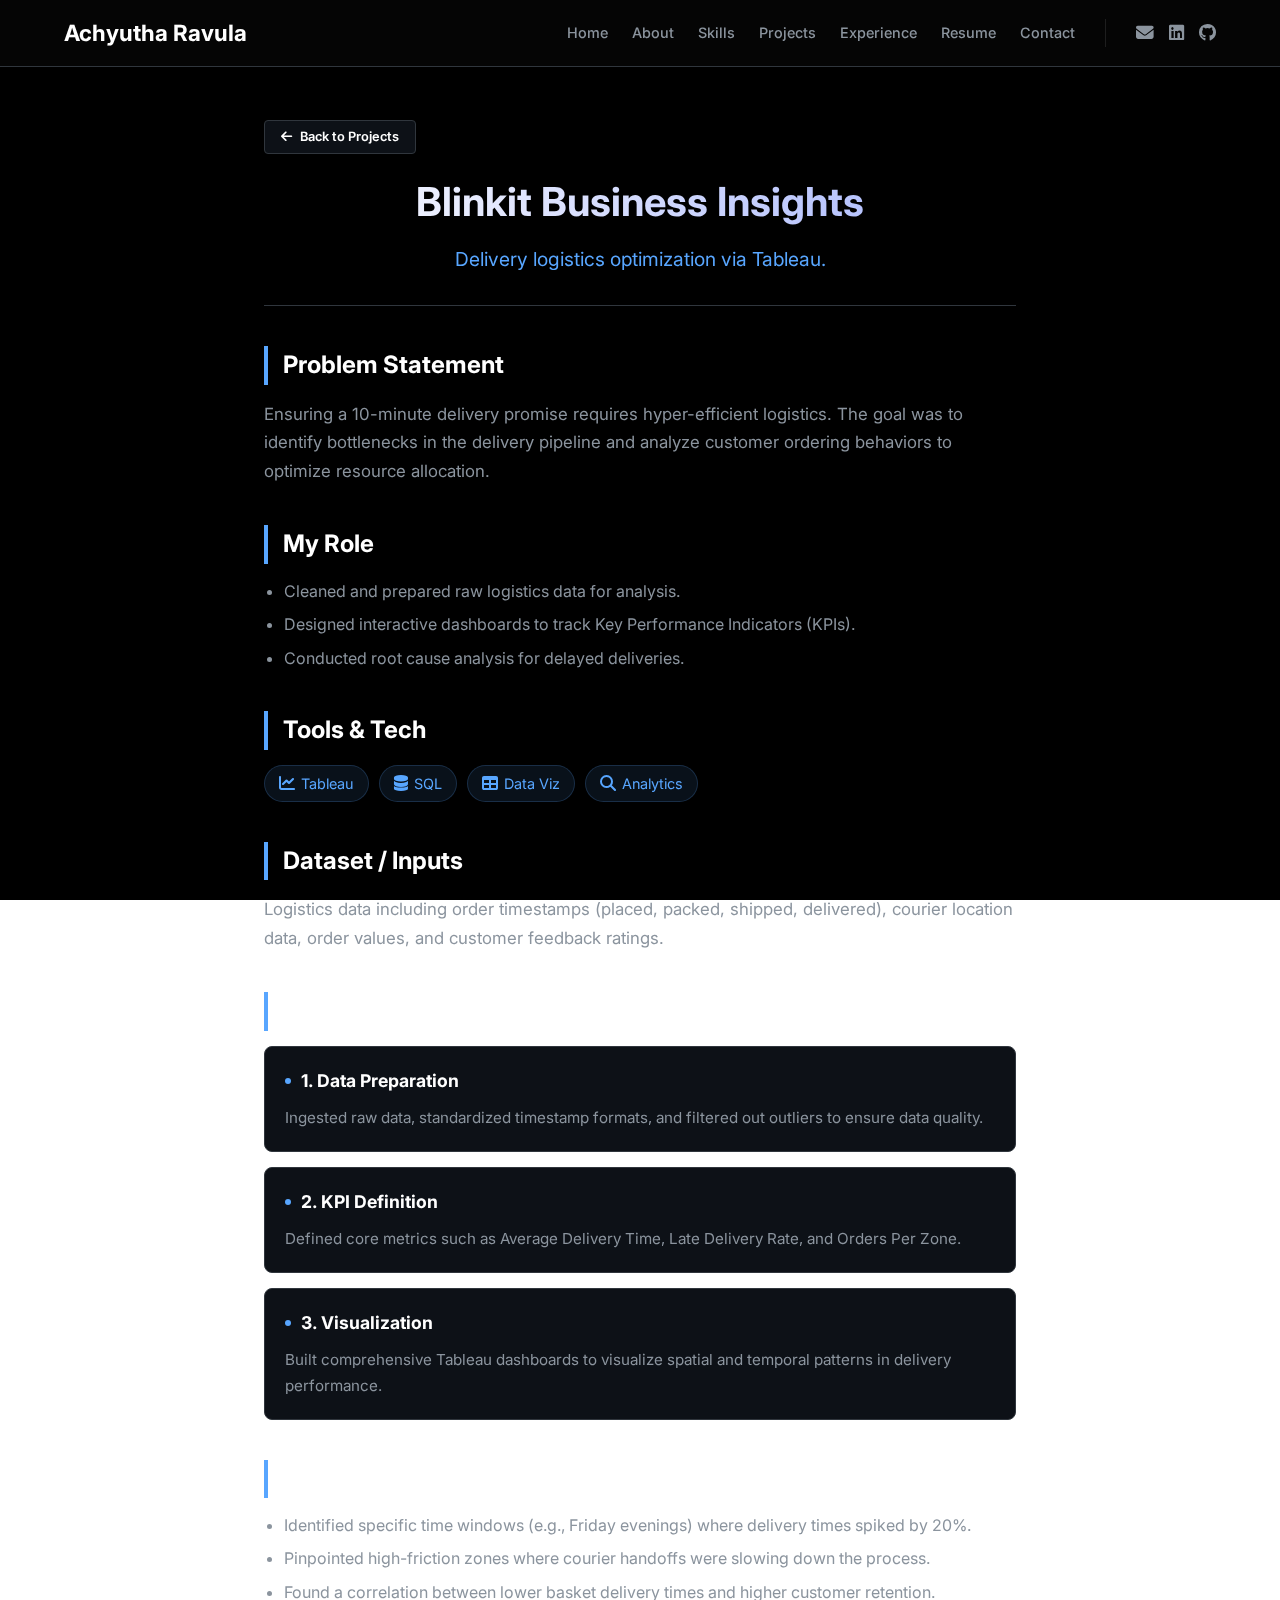
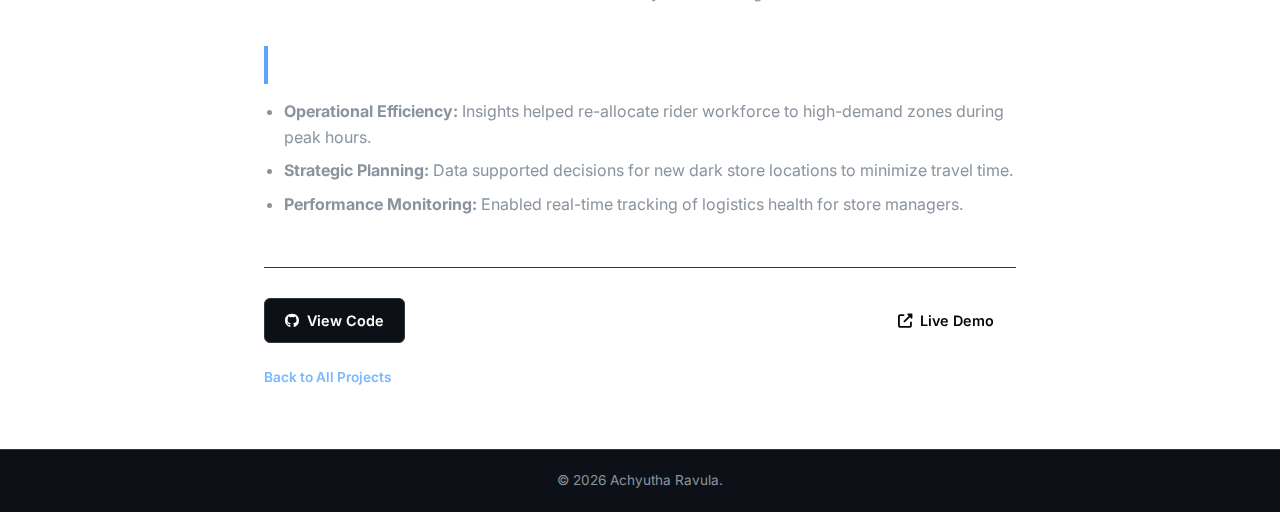
<file: projects/blinkit.html>
<!DOCTYPE html>
<html lang="en">

<head>
    <meta charset="UTF-8">
    <meta name="viewport" content="width=device-width, initial-scale=1.0">
    <title>Blinkit Business Insights | Achyutha Ravula</title>
    <link rel="stylesheet" href="../assets/css/style.css">
    <!-- Google Fonts: Inter -->
    <link rel="preconnect" href="https://fonts.googleapis.com">
    <link rel="preconnect" href="https://fonts.gstatic.com" crossorigin>
    <link href="https://fonts.googleapis.com/css2?family=Inter:wght@300;400;500;600;700&display=swap" rel="stylesheet">
    <link rel="stylesheet" href="https://cdnjs.cloudflare.com/ajax/libs/font-awesome/6.4.0/css/all.min.css">
</head>

<body>
    <canvas id="starry-background"></canvas>
    <!-- Header -->
    <header class="site-header">
        <div class="container header-inner">
            <div class="logo">Achyutha Ravula</div>
            <nav class="main-nav">
                <ul>
                    <li><a href="../index.html#home">Home</a></li>
                    <li><a href="../index.html#about">About</a></li>
                    <li><a href="../index.html#skills">Skills</a></li>
                    <li><a href="../index.html#projects">Projects</a></li>
                    <li><a href="../index.html#experience">Experience</a></li>
                    <li><a href="../index.html#resume">Resume</a></li>
                    <li><a href="../index.html#contact">Contact</a></li>
                </ul>
                <div class="header-socials">
                    <a href="mailto:achyutharavula21@gmail.com"><i class="fas fa-envelope"></i></a>
                    <a href="https://www.linkedin.com/in/achyutha-ravula/" target="_blank"><i
                            class="fab fa-linkedin"></i></a>
                    <a href="https://github.com/AchyuthaRavula/" target="_blank"><i class="fab fa-github"></i></a>
                </div>
            </nav>
            <div class="mobile-menu-toggle">
                <i class="fas fa-bars"></i>
            </div>
        </div>
    </header>

    <div class="project-detail-section reveal">
        <div class="container">
            <div class="mb-3">
                <a href="../index.html#projects" class="btn btn-secondary btn-sm"><i class="fas fa-arrow-left"></i> Back
                    to Projects</a>
            </div>

            <div class="project-header">
                <h1>Blinkit Business Insights</h1>
                <p class="project-tagline">Delivery logistics optimization via Tableau.</p>
            </div>

            <div class="detail-block">
                <h2>Problem Statement</h2>
                <p>Ensuring a 10-minute delivery promise requires hyper-efficient logistics. The goal was to identify
                    bottlenecks in the delivery pipeline and analyze customer ordering behaviors to optimize resource
                    allocation.</p>
            </div>

            <div class="detail-block">
                <h2>My Role</h2>
                <ul>
                    <li>Cleaned and prepared raw logistics data for analysis.</li>
                    <li>Designed interactive dashboards to track Key Performance Indicators (KPIs).</li>
                    <li>Conducted root cause analysis for delayed deliveries.</li>
                </ul>
            </div>

            <div class="detail-block">
                <h2>Tools & Tech</h2>
                <div class="tech-badges">
                    <span class="tech-badge"><i class="fas fa-chart-line"></i> Tableau</span>
                    <span class="tech-badge"><i class="fas fa-database"></i> SQL</span>
                    <span class="tech-badge"><i class="fas fa-table"></i> Data Viz</span>
                    <span class="tech-badge"><i class="fas fa-search"></i> Analytics</span>
                </div>
            </div>

            <div class="detail-block">
                <h2>Dataset / Inputs</h2>
                <p>Logistics data including order timestamps (placed, packed, shipped, delivered), courier location
                    data, order values, and customer feedback ratings.</p>
            </div>

            <div class="detail-block">
                <h2>Approach</h2>
                <div class="approach-step">
                    <h3>1. Data Preparation</h3>
                    <p>Ingested raw data, standardized timestamp formats, and filtered out outliers to ensure data
                        quality.</p>
                </div>
                <div class="approach-step">
                    <h3>2. KPI Definition</h3>
                    <p>Defined core metrics such as Average Delivery Time, Late Delivery Rate, and Orders Per Zone.</p>
                </div>
                <div class="approach-step">
                    <h3>3. Visualization</h3>
                    <p>Built comprehensive Tableau dashboards to visualize spatial and temporal patterns in delivery
                        performance.</p>
                </div>
            </div>

            <div class="detail-block">
                <h2>Key Insights</h2>
                <ul>
                    <li>Identified specific time windows (e.g., Friday evenings) where delivery times spiked by 20%.
                    </li>
                    <li>Pinpointed high-friction zones where courier handoffs were slowing down the process.</li>
                    <li>Found a correlation between lower basket delivery times and higher customer retention.</li>
                </ul>
            </div>

            <div class="detail-block">
                <h2>Business Impact</h2>
                <ul>
                    <li><strong>Operational Efficiency:</strong> Insights helped re-allocate rider workforce to
                        high-demand zones during peak hours.</li>
                    <li><strong>Strategic Planning:</strong> Data supported decisions for new dark store locations to
                        minimize travel time.</li>
                    <li><strong>Performance Monitoring:</strong> Enabled real-time tracking of logistics health for
                        store managers.</li>
                </ul>
            </div>

            <div class="project-nav-buttons">
                <a href="https://github.com/AchyuthaRavula/blinkit-business-insights" target="_blank"
                    class="btn btn-secondary"><i class="fab fa-github"></i> View Code</a>
                <a href="https://public.tableau.com/app/profile/rohit.surapalli/viz/10-MinuteMagicData-DrivenInsightsintoBlinkitsQuickCommerceModel/10-MinuteMagicData-DrivenInsightsintoBlinkitsQuickCommerceModel"
                    target="_blank" class="btn btn-primary"><i class="fas fa-external-link-alt"></i> Live Demo</a>
            </div>
            <div class="text-center mt-4">
                <a href="../index.html#projects" class="btn-link view-all-link">Back to All Projects</a>
            </div>
        </div>
    </div>

    <footer>
        <div class="container text-center">
            <p>&copy;
                <script>document.write(new Date().getFullYear())</script> Achyutha Ravula.
            </p>
        </div>
    </footer>
    <script src="../assets/js/script.js"></script>
</body>

</html>
</file>
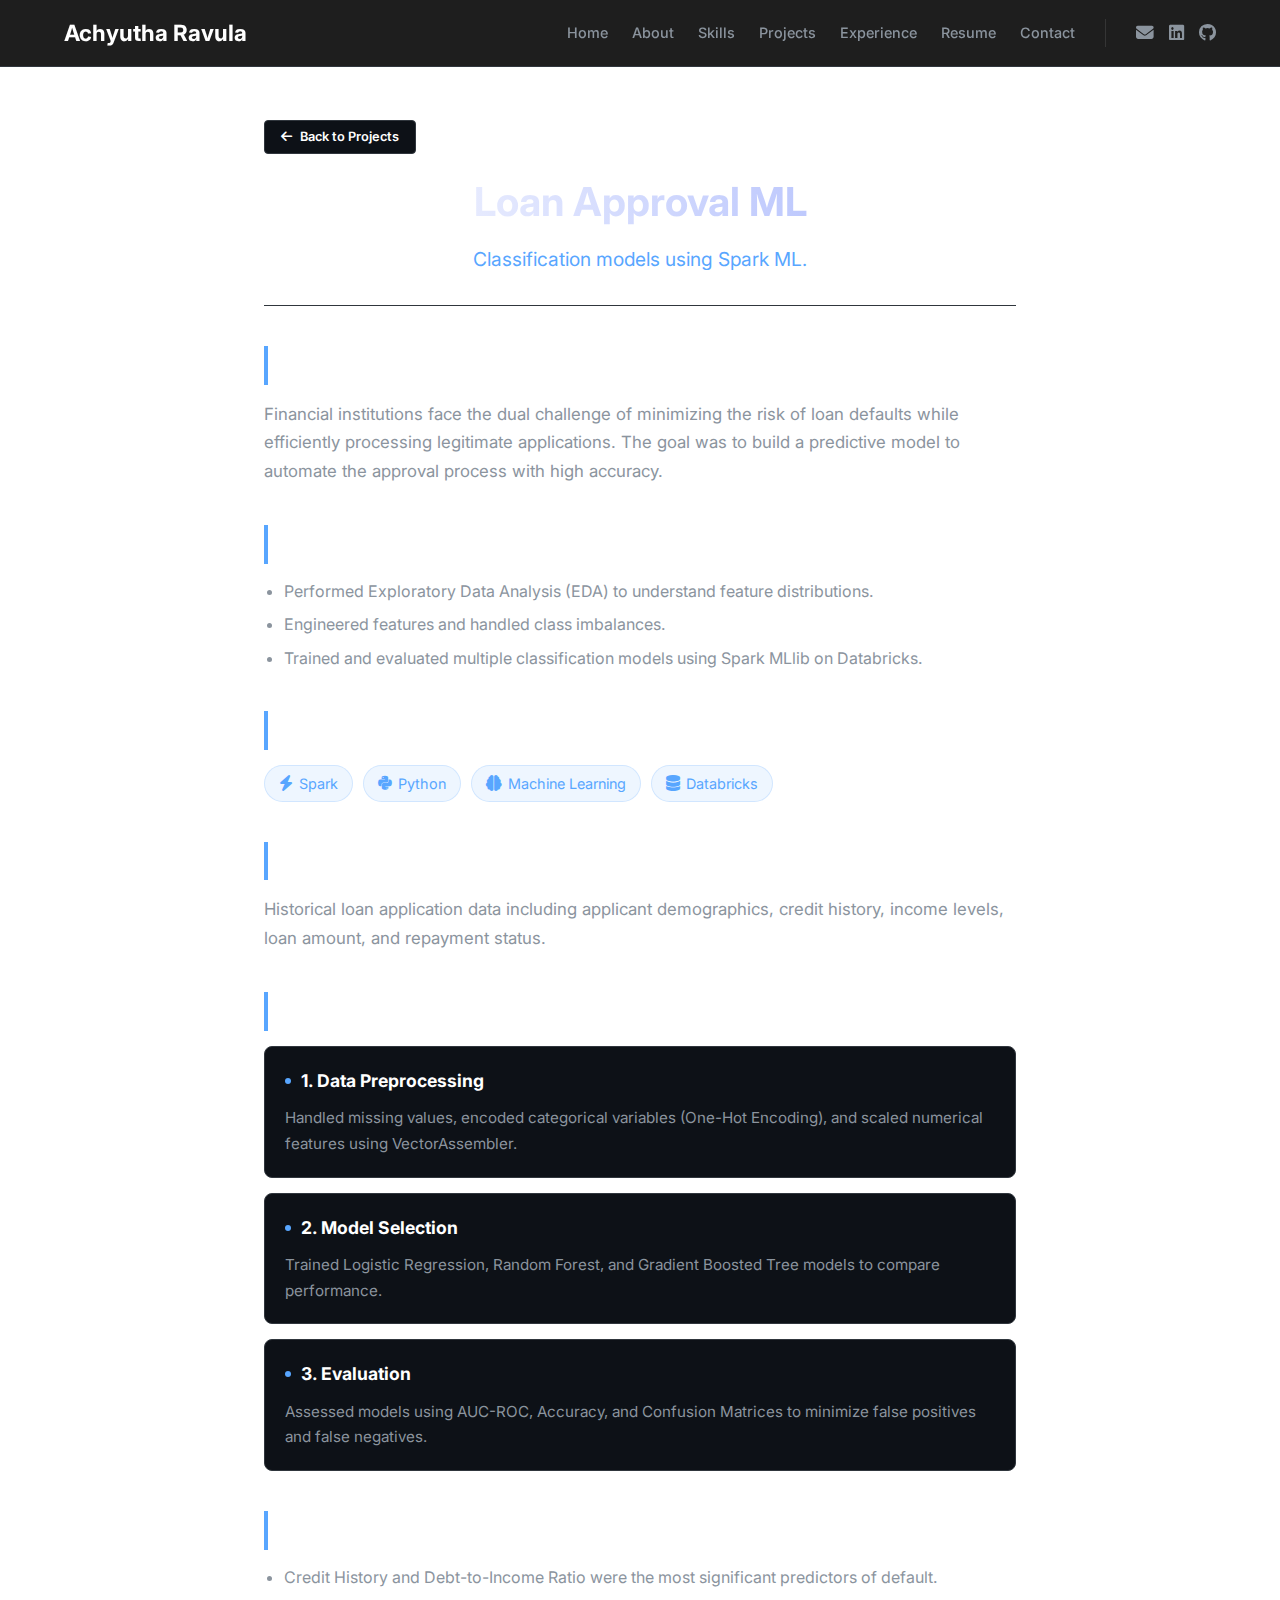
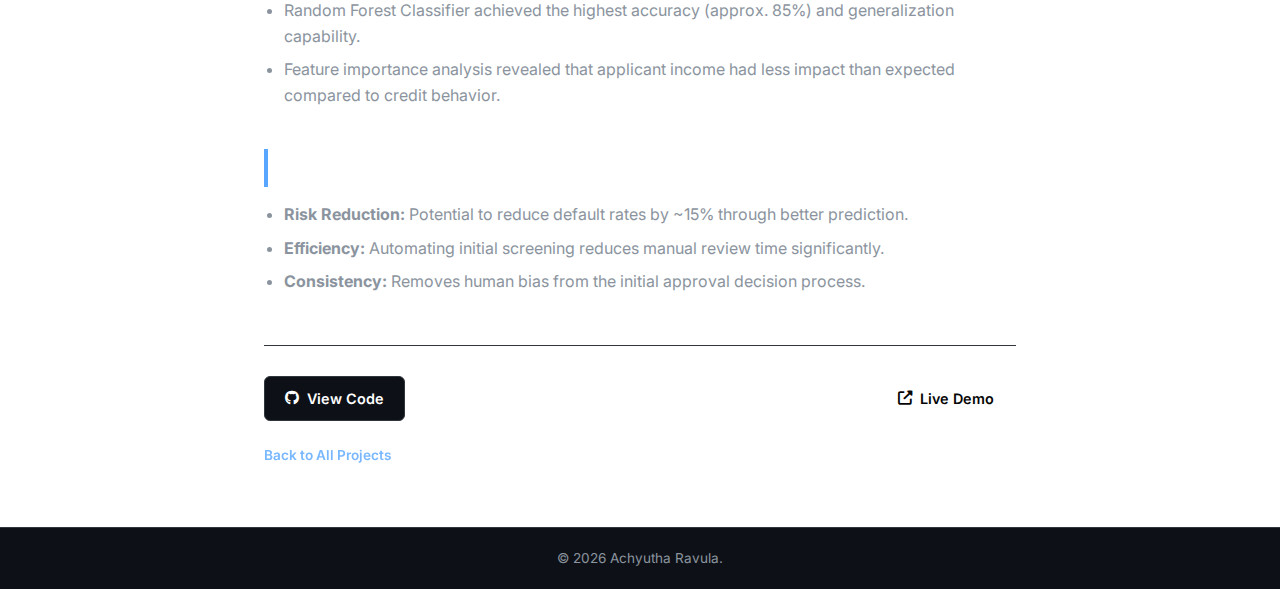
<file: projects/loan-approval.html>
<!DOCTYPE html>
<html lang="en">

<head>
    <meta charset="UTF-8">
    <meta name="viewport" content="width=device-width, initial-scale=1.0">
    <title>Loan Approval ML | Achyutha Ravula</title>
    <link rel="stylesheet" href="../assets/css/style.css">
    <!-- Google Fonts: Inter -->
    <link rel="preconnect" href="https://fonts.googleapis.com">
    <link rel="preconnect" href="https://fonts.gstatic.com" crossorigin>
    <link href="https://fonts.googleapis.com/css2?family=Inter:wght@300;400;500;600;700&display=swap" rel="stylesheet">
    <link rel="stylesheet" href="https://cdnjs.cloudflare.com/ajax/libs/font-awesome/6.4.0/css/all.min.css">
</head>

<body>
    <!-- Header -->
    <header class="site-header">
        <div class="container header-inner">
            <div class="logo">Achyutha Ravula</div>
            <nav class="main-nav">
                <ul>
                    <li><a href="../index.html#home">Home</a></li>
                    <li><a href="../index.html#about">About</a></li>
                    <li><a href="../index.html#skills">Skills</a></li>
                    <li><a href="../index.html#projects">Projects</a></li>
                    <li><a href="../index.html#experience">Experience</a></li>
                    <li><a href="../index.html#resume">Resume</a></li>
                    <li><a href="../index.html#contact">Contact</a></li>
                </ul>
                <div class="header-socials">
                    <a href="mailto:achyutharavula21@gmail.com"><i class="fas fa-envelope"></i></a>
                    <a href="https://www.linkedin.com/in/achyutha-ravula/" target="_blank"><i
                            class="fab fa-linkedin"></i></a>
                    <a href="https://github.com/AchyuthaRavula/" target="_blank"><i class="fab fa-github"></i></a>
                </div>
            </nav>
            <div class="mobile-menu-toggle">
                <i class="fas fa-bars"></i>
            </div>
        </div>
    </header>

    <div class="project-detail-section reveal">
        <div class="container">
            <div class="mb-3">
                <a href="../index.html#projects" class="btn btn-secondary btn-sm"><i class="fas fa-arrow-left"></i> Back
                    to Projects</a>
            </div>

            <div class="project-header">
                <h1>Loan Approval ML</h1>
                <p class="project-tagline">Classification models using Spark ML.</p>
            </div>

            <div class="detail-block">
                <h2>Problem Statement</h2>
                <p>Financial institutions face the dual challenge of minimizing the risk of loan defaults while
                    efficiently processing legitimate applications. The goal was to build a predictive model to automate
                    the approval process with high accuracy.</p>
            </div>

            <div class="detail-block">
                <h2>My Role</h2>
                <ul>
                    <li>Performed Exploratory Data Analysis (EDA) to understand feature distributions.</li>
                    <li>Engineered features and handled class imbalances.</li>
                    <li>Trained and evaluated multiple classification models using Spark MLlib on Databricks.</li>
                </ul>
            </div>

            <div class="detail-block">
                <h2>Tools & Tech</h2>
                <div class="tech-badges">
                    <span class="tech-badge"><i class="fas fa-bolt"></i> Spark</span>
                    <span class="tech-badge"><i class="fab fa-python"></i> Python</span>
                    <span class="tech-badge"><i class="fas fa-brain"></i> Machine Learning</span>
                    <span class="tech-badge"><i class="fas fa-database"></i> Databricks</span>
                </div>
            </div>

            <div class="detail-block">
                <h2>Dataset / Inputs</h2>
                <p>Historical loan application data including applicant demographics, credit history, income levels,
                    loan amount, and repayment status.</p>
            </div>

            <div class="detail-block">
                <h2>Approach</h2>
                <div class="approach-step">
                    <h3>1. Data Preprocessing</h3>
                    <p>Handled missing values, encoded categorical variables (One-Hot Encoding), and scaled numerical
                        features using VectorAssembler.</p>
                </div>
                <div class="approach-step">
                    <h3>2. Model Selection</h3>
                    <p>Trained Logistic Regression, Random Forest, and Gradient Boosted Tree models to compare
                        performance.</p>
                </div>
                <div class="approach-step">
                    <h3>3. Evaluation</h3>
                    <p>Assessed models using AUC-ROC, Accuracy, and Confusion Matrices to minimize false positives and
                        false negatives.</p>
                </div>
            </div>

            <div class="detail-block">
                <h2>Key Insights</h2>
                <ul>
                    <li>Credit History and Debt-to-Income Ratio were the most significant predictors of default.</li>
                    <li>Random Forest Classifier achieved the highest accuracy (approx. 85%) and generalization
                        capability.</li>
                    <li>Feature importance analysis revealed that applicant income had less impact than expected
                        compared to credit behavior.</li>
                </ul>
            </div>

            <div class="detail-block">
                <h2>Business Impact</h2>
                <ul>
                    <li><strong>Risk Reduction:</strong> Potential to reduce default rates by ~15% through better
                        prediction.</li>
                    <li><strong>Efficiency:</strong> Automating initial screening reduces manual review time
                        significantly.</li>
                    <li><strong>Consistency:</strong> Removes human bias from the initial approval decision process.
                    </li>
                </ul>
            </div>

            <div class="project-nav-buttons">
                <a href="https://github.com/AchyuthaRavula/loan-approval-classification" target="_blank"
                    class="btn btn-secondary"><i class="fab fa-github"></i> View Code</a>
                <a href="https://databricks-prod-cloudfront.cloud.databricks.com/public/4027ec902e239c93eaaa8714f173bcfc/1699273030818206/2186781896601460/3219611887954611/latest.html"
                    target="_blank" class="btn btn-primary"><i class="fas fa-external-link-alt"></i> Live Demo</a>
            </div>
            <div class="text-center mt-4">
                <a href="../index.html#projects" class="btn-link view-all-link">Back to All Projects</a>
            </div>
        </div>
    </div>

    <footer>
        <div class="container text-center">
            <p>&copy;
                <script>document.write(new Date().getFullYear())</script> Achyutha Ravula.
            </p>
        </div>
    </footer>
    <script src="../assets/js/script.js"></script>
</body>

</html>
</file>
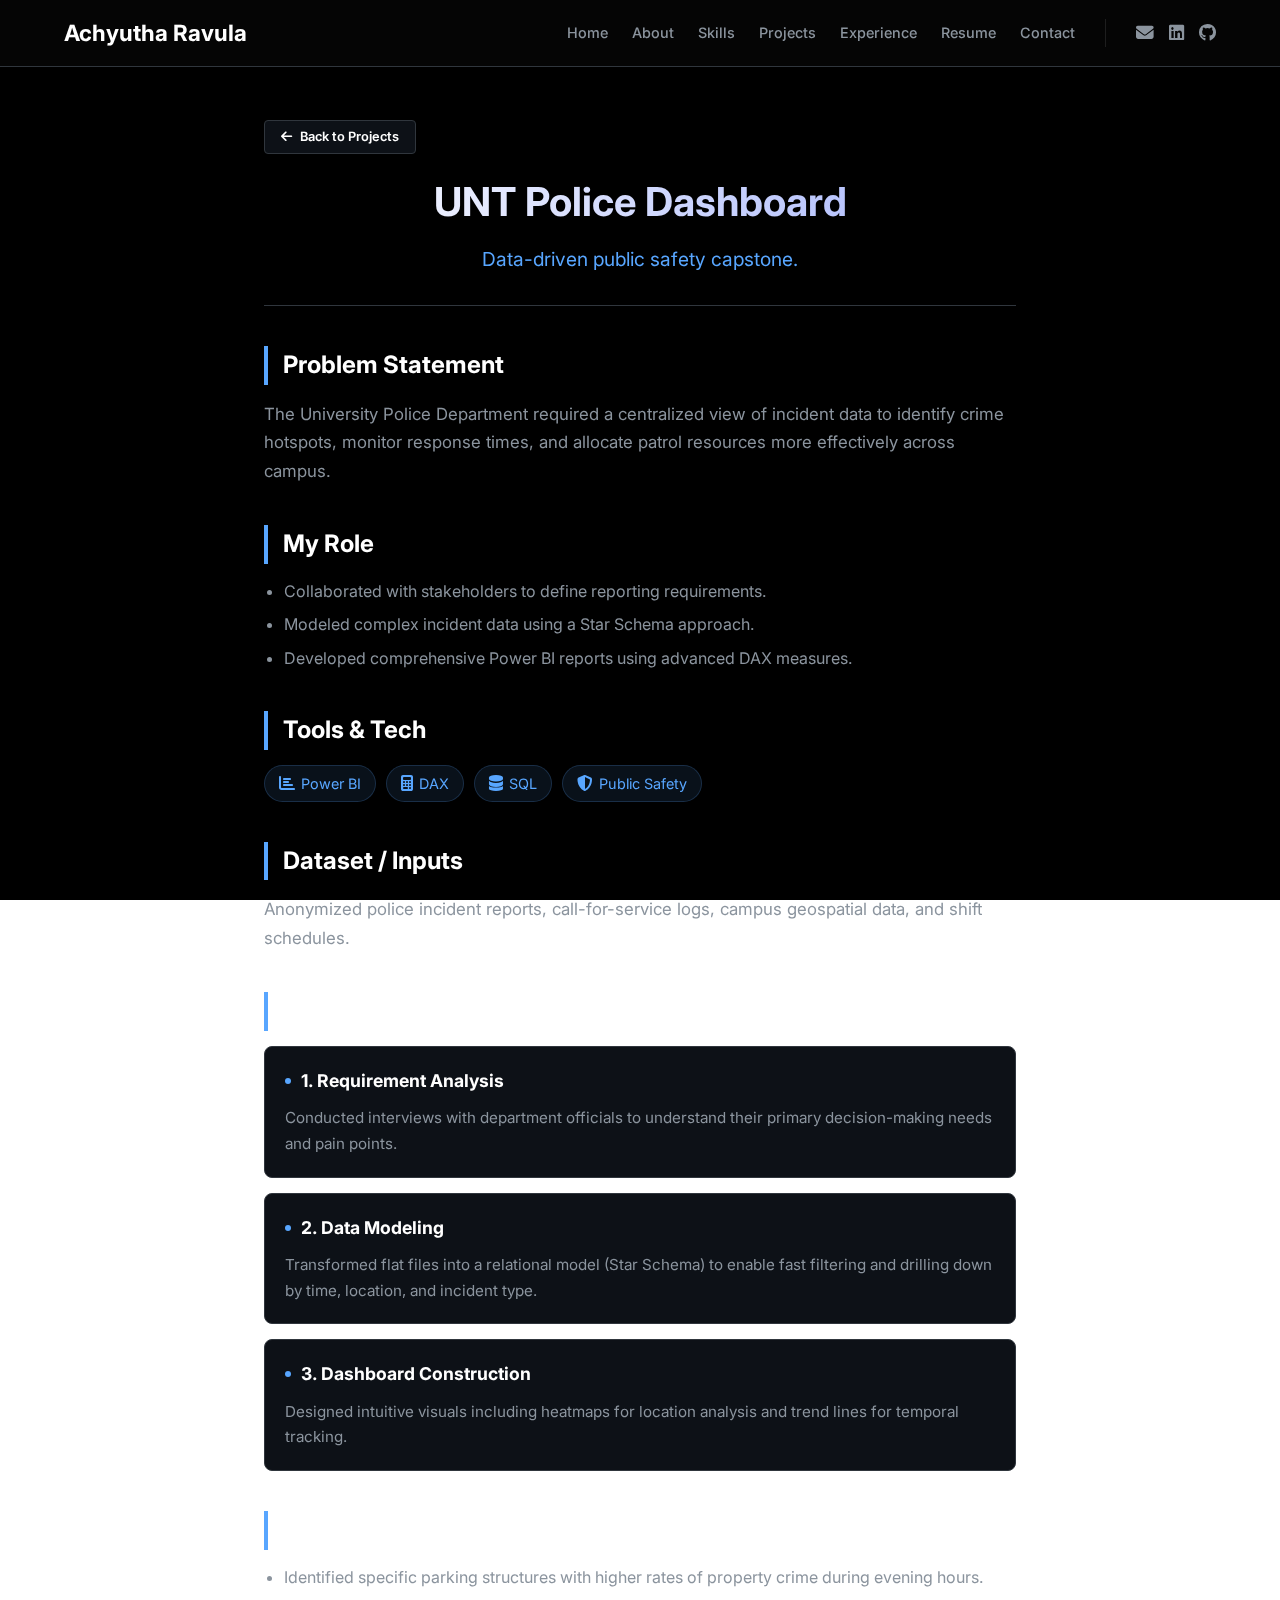
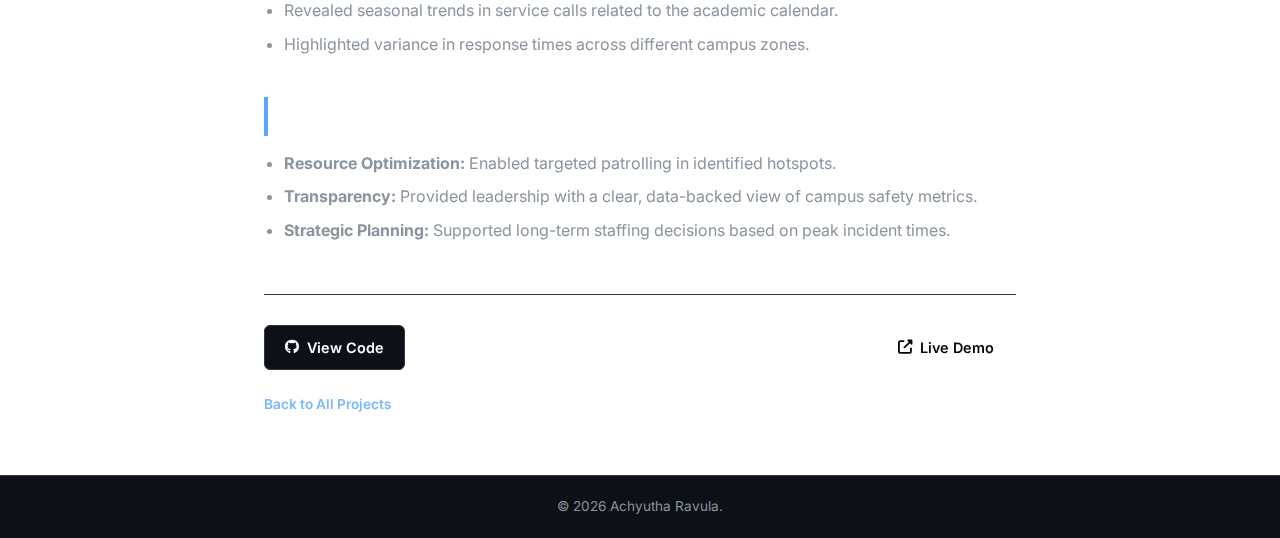
<file: projects/unt-police.html>
<!DOCTYPE html>
<html lang="en">

<head>
    <meta charset="UTF-8">
    <meta name="viewport" content="width=device-width, initial-scale=1.0">
    <title>UNT Police Dashboard | Achyutha Ravula</title>
    <link rel="stylesheet" href="../assets/css/style.css">
    <!-- Google Fonts: Inter -->
    <link rel="preconnect" href="https://fonts.googleapis.com">
    <link rel="preconnect" href="https://fonts.gstatic.com" crossorigin>
    <link href="https://fonts.googleapis.com/css2?family=Inter:wght@300;400;500;600;700&display=swap" rel="stylesheet">
    <link rel="stylesheet" href="https://cdnjs.cloudflare.com/ajax/libs/font-awesome/6.4.0/css/all.min.css">
</head>

<body>
    <canvas id="starry-background"></canvas>
    <!-- Header -->
    <header class="site-header">
        <div class="container header-inner">
            <div class="logo">Achyutha Ravula</div>
            <nav class="main-nav">
                <ul>
                    <li><a href="../index.html#home">Home</a></li>
                    <li><a href="../index.html#about">About</a></li>
                    <li><a href="../index.html#skills">Skills</a></li>
                    <li><a href="../index.html#projects">Projects</a></li>
                    <li><a href="../index.html#experience">Experience</a></li>
                    <li><a href="../index.html#resume">Resume</a></li>
                    <li><a href="../index.html#contact">Contact</a></li>
                </ul>
                <div class="header-socials">
                    <a href="mailto:achyutharavula21@gmail.com"><i class="fas fa-envelope"></i></a>
                    <a href="https://www.linkedin.com/in/achyutha-ravula/" target="_blank"><i
                            class="fab fa-linkedin"></i></a>
                    <a href="https://github.com/AchyuthaRavula/" target="_blank"><i class="fab fa-github"></i></a>
                </div>
            </nav>
            <div class="mobile-menu-toggle">
                <i class="fas fa-bars"></i>
            </div>
        </div>
    </header>

    <div class="project-detail-section reveal">
        <div class="container">
            <div class="mb-3">
                <a href="../index.html#projects" class="btn btn-secondary btn-sm"><i class="fas fa-arrow-left"></i> Back
                    to Projects</a>
            </div>

            <div class="project-header">
                <h1>UNT Police Dashboard</h1>
                <p class="project-tagline">Data-driven public safety capstone.</p>
            </div>

            <div class="detail-block">
                <h2>Problem Statement</h2>
                <p>The University Police Department required a centralized view of incident data to identify crime
                    hotspots, monitor response times, and allocate patrol resources more effectively across campus.</p>
            </div>

            <div class="detail-block">
                <h2>My Role</h2>
                <ul>
                    <li>Collaborated with stakeholders to define reporting requirements.</li>
                    <li>Modeled complex incident data using a Star Schema approach.</li>
                    <li>Developed comprehensive Power BI reports using advanced DAX measures.</li>
                </ul>
            </div>

            <div class="detail-block">
                <h2>Tools & Tech</h2>
                <div class="tech-badges">
                    <span class="tech-badge"><i class="fas fa-chart-bar"></i> Power BI</span>
                    <span class="tech-badge"><i class="fas fa-calculator"></i> DAX</span>
                    <span class="tech-badge"><i class="fas fa-database"></i> SQL</span>
                    <span class="tech-badge"><i class="fas fa-shield-alt"></i> Public Safety</span>
                </div>
            </div>

            <div class="detail-block">
                <h2>Dataset / Inputs</h2>
                <p>Anonymized police incident reports, call-for-service logs, campus geospatial data, and shift
                    schedules.</p>
            </div>

            <div class="detail-block">
                <h2>Approach</h2>
                <div class="approach-step">
                    <h3>1. Requirement Analysis</h3>
                    <p>Conducted interviews with department officials to understand their primary decision-making needs
                        and pain points.</p>
                </div>
                <div class="approach-step">
                    <h3>2. Data Modeling</h3>
                    <p>Transformed flat files into a relational model (Star Schema) to enable fast filtering and
                        drilling down by time, location, and incident type.</p>
                </div>
                <div class="approach-step">
                    <h3>3. Dashboard Construction</h3>
                    <p>Designed intuitive visuals including heatmaps for location analysis and trend lines for temporal
                        tracking.</p>
                </div>
            </div>

            <div class="detail-block">
                <h2>Key Insights</h2>
                <ul>
                    <li>Identified specific parking structures with higher rates of property crime during evening hours.
                    </li>
                    <li>Revealed seasonal trends in service calls related to the academic calendar.</li>
                    <li>Highlighted variance in response times across different campus zones.</li>
                </ul>
            </div>

            <div class="detail-block">
                <h2>Business Impact</h2>
                <ul>
                    <li><strong>Resource Optimization:</strong> Enabled targeted patrolling in identified hotspots.</li>
                    <li><strong>Transparency:</strong> Provided leadership with a clear, data-backed view of campus
                        safety metrics.</li>
                    <li><strong>Strategic Planning:</strong> Supported long-term staffing decisions based on peak
                        incident times.</li>
                </ul>
            </div>

            <div class="project-nav-buttons">
                <a href="https://github.com/AchyuthaRavula/Data-driven-public-safety-UNT-police" target="_blank"
                    class="btn btn-secondary"><i class="fab fa-github"></i> View Code</a>
                <a href="https://www.linkedin.com/posts/achyutha-ravula_businessanalytics-powerbi-dataanalytics-activity-7407663127913435136-JERE/"
                    target="_blank" class="btn btn-primary"><i class="fas fa-external-link-alt"></i> Live Demo</a>
            </div>
            <div class="text-center mt-4">
                <a href="../index.html#projects" class="btn-link view-all-link">Back to All Projects</a>
            </div>
        </div>
    </div>

    <footer>
        <div class="container text-center">
            <p>&copy;
                <script>document.write(new Date().getFullYear())</script> Achyutha Ravula.
            </p>
        </div>
    </footer>
    <script src="../assets/js/script.js"></script>
</body>

</html>
</file>
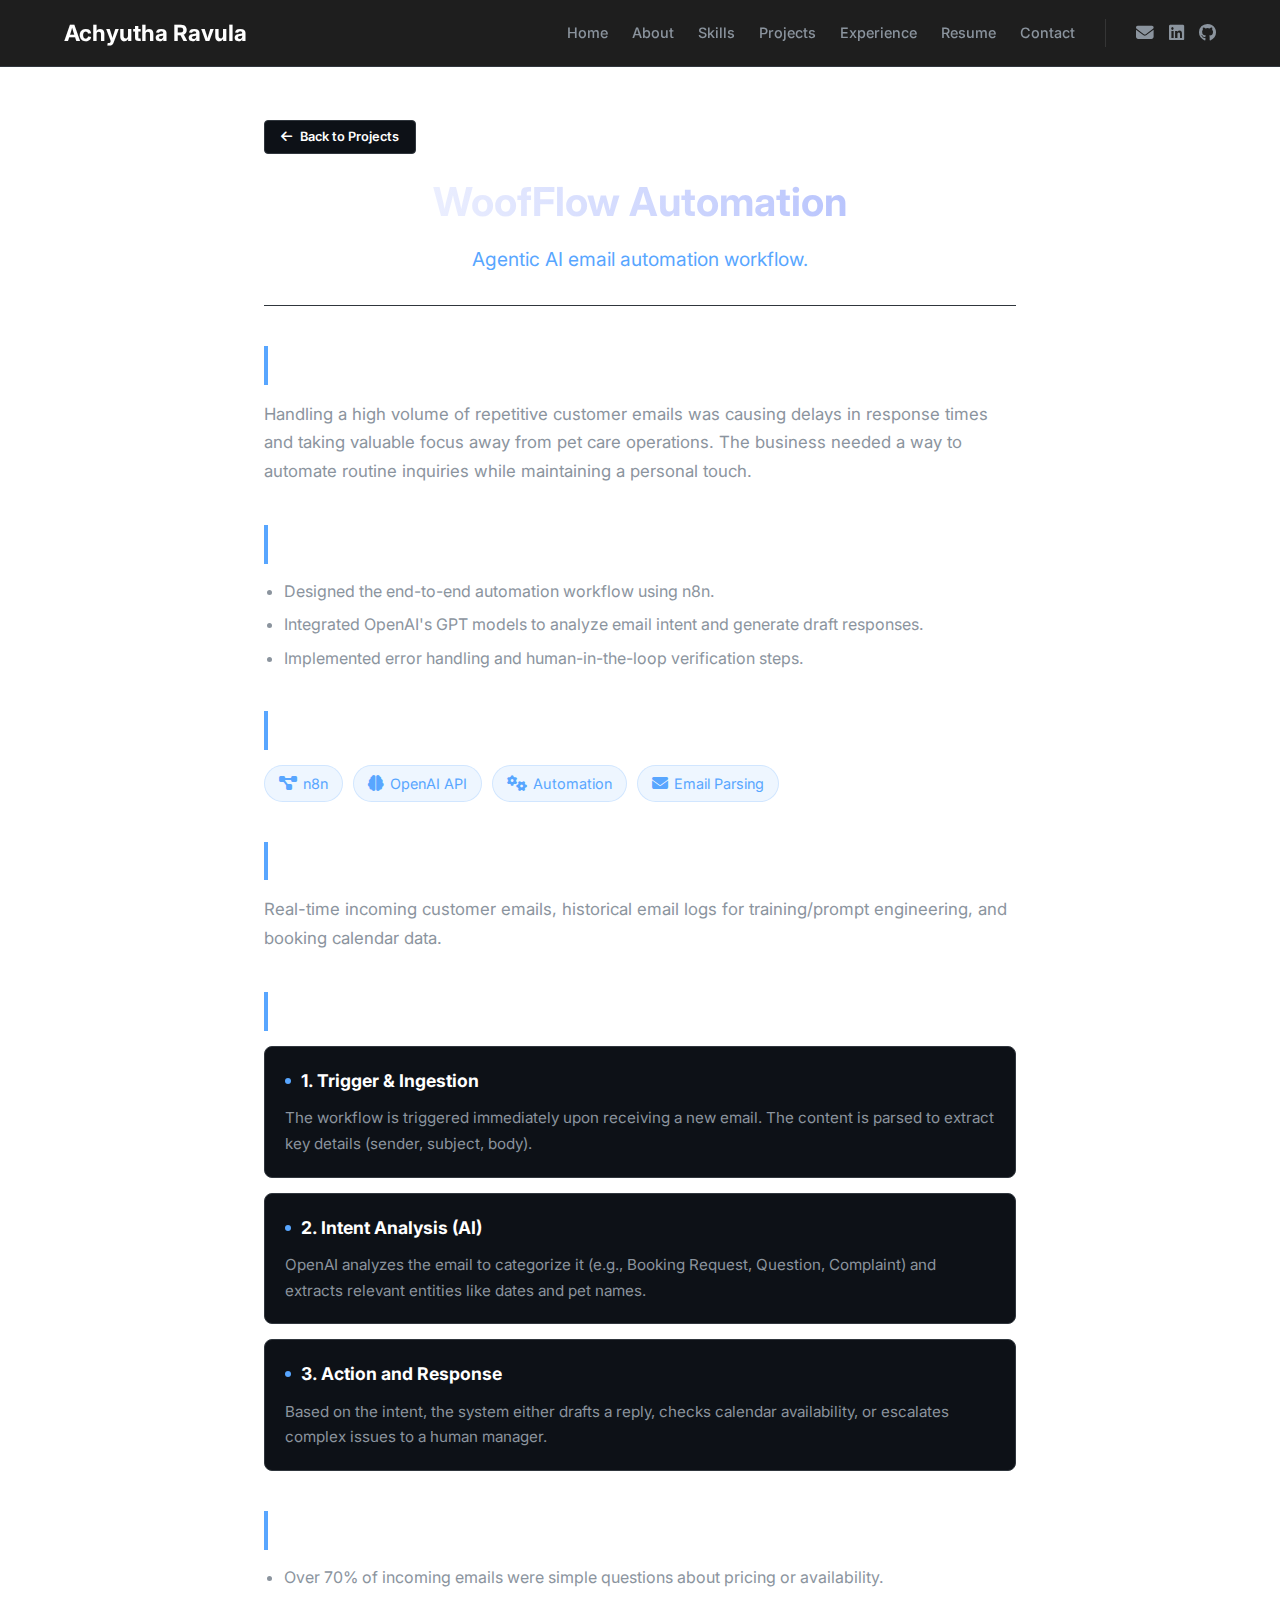
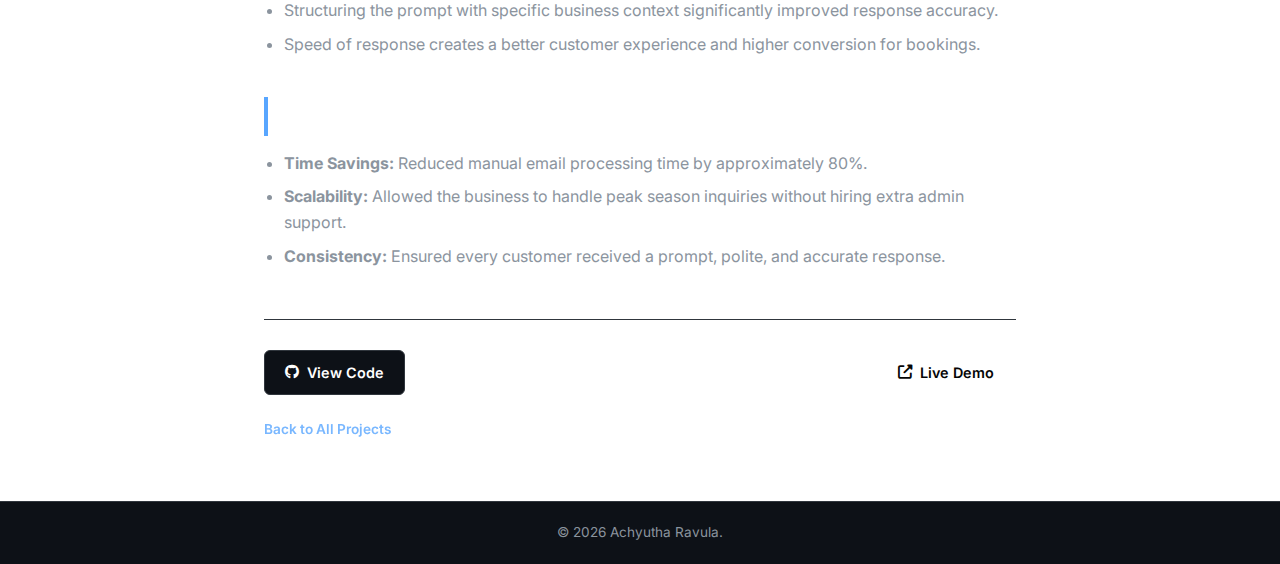
<file: projects/woofflow.html>
<!DOCTYPE html>
<html lang="en">

<head>
    <meta charset="UTF-8">
    <meta name="viewport" content="width=device-width, initial-scale=1.0">
    <title>WoofFlow Automation | Achyutha Ravula</title>
    <link rel="stylesheet" href="../assets/css/style.css">
    <!-- Google Fonts: Inter -->
    <link rel="preconnect" href="https://fonts.googleapis.com">
    <link rel="preconnect" href="https://fonts.gstatic.com" crossorigin>
    <link href="https://fonts.googleapis.com/css2?family=Inter:wght@300;400;500;600;700&display=swap" rel="stylesheet">
    <link rel="stylesheet" href="https://cdnjs.cloudflare.com/ajax/libs/font-awesome/6.4.0/css/all.min.css">
</head>

<body>
    <!-- Header -->
    <header class="site-header">
        <div class="container header-inner">
            <div class="logo">Achyutha Ravula</div>
            <nav class="main-nav">
                <ul>
                    <li><a href="../index.html#home">Home</a></li>
                    <li><a href="../index.html#about">About</a></li>
                    <li><a href="../index.html#skills">Skills</a></li>
                    <li><a href="../index.html#projects">Projects</a></li>
                    <li><a href="../index.html#experience">Experience</a></li>
                    <li><a href="../index.html#resume">Resume</a></li>
                    <li><a href="../index.html#contact">Contact</a></li>
                </ul>
                <div class="header-socials">
                    <a href="mailto:achyutharavula21@gmail.com"><i class="fas fa-envelope"></i></a>
                    <a href="https://www.linkedin.com/in/achyutha-ravula/" target="_blank"><i
                            class="fab fa-linkedin"></i></a>
                    <a href="https://github.com/AchyuthaRavula/" target="_blank"><i class="fab fa-github"></i></a>
                </div>
            </nav>
            <div class="mobile-menu-toggle">
                <i class="fas fa-bars"></i>
            </div>
        </div>
    </header>

    <div class="project-detail-section reveal">
        <div class="container">
            <div class="mb-3">
                <a href="../index.html#projects" class="btn btn-secondary btn-sm"><i class="fas fa-arrow-left"></i> Back
                    to Projects</a>
            </div>

            <div class="project-header">
                <h1>WoofFlow Automation</h1>
                <p class="project-tagline">Agentic AI email automation workflow.</p>
            </div>

            <div class="detail-block">
                <h2>Problem Statement</h2>
                <p>Handling a high volume of repetitive customer emails was causing delays in response times and taking
                    valuable focus away from pet care operations. The business needed a way to automate routine
                    inquiries while maintaining a personal touch.</p>
            </div>

            <div class="detail-block">
                <h2>My Role</h2>
                <ul>
                    <li>Designed the end-to-end automation workflow using n8n.</li>
                    <li>Integrated OpenAI's GPT models to analyze email intent and generate draft responses.</li>
                    <li>Implemented error handling and human-in-the-loop verification steps.</li>
                </ul>
            </div>

            <div class="detail-block">
                <h2>Tools & Tech</h2>
                <div class="tech-badges">
                    <span class="tech-badge"><i class="fas fa-project-diagram"></i> n8n</span>
                    <span class="tech-badge"><i class="fas fa-brain"></i> OpenAI API</span>
                    <span class="tech-badge"><i class="fas fa-cogs"></i> Automation</span>
                    <span class="tech-badge"><i class="fas fa-envelope"></i> Email Parsing</span>
                </div>
            </div>

            <div class="detail-block">
                <h2>Dataset / Inputs</h2>
                <p>Real-time incoming customer emails, historical email logs for training/prompt engineering, and
                    booking calendar data.</p>
            </div>

            <div class="detail-block">
                <h2>Approach</h2>
                <div class="approach-step">
                    <h3>1. Trigger & Ingestion</h3>
                    <p>The workflow is triggered immediately upon receiving a new email. The content is parsed to
                        extract key details (sender, subject, body).</p>
                </div>
                <div class="approach-step">
                    <h3>2. Intent Analysis (AI)</h3>
                    <p>OpenAI analyzes the email to categorize it (e.g., Booking Request, Question, Complaint) and
                        extracts relevant entities like dates and pet names.</p>
                </div>
                <div class="approach-step">
                    <h3>3. Action and Response</h3>
                    <p>Based on the intent, the system either drafts a reply, checks calendar availability, or escalates
                        complex issues to a human manager.</p>
                </div>
            </div>

            <div class="detail-block">
                <h2>Key Insights</h2>
                <ul>
                    <li>Over 70% of incoming emails were simple questions about pricing or availability.</li>
                    <li>Structuring the prompt with specific business context significantly improved response accuracy.
                    </li>
                    <li>Speed of response creates a better customer experience and higher conversion for bookings.</li>
                </ul>
            </div>

            <div class="detail-block">
                <h2>Business Impact</h2>
                <ul>
                    <li><strong>Time Savings:</strong> Reduced manual email processing time by approximately 80%.</li>
                    <li><strong>Scalability:</strong> Allowed the business to handle peak season inquiries without
                        hiring extra admin support.</li>
                    <li><strong>Consistency:</strong> Ensured every customer received a prompt, polite, and accurate
                        response.</li>
                </ul>
            </div>

            <div class="project-nav-buttons">
                <a href="https://github.com/AchyuthaRavula/WoofFlow" target="_blank" class="btn btn-secondary"><i
                        class="fab fa-github"></i> View Code</a>
                <a href="https://playstaytionpetresort.com/" target="_blank" class="btn btn-primary"><i
                        class="fas fa-external-link-alt"></i> Live Demo</a>
            </div>
            <div class="text-center mt-4">
                <a href="../index.html#projects" class="btn-link view-all-link">Back to All Projects</a>
            </div>
        </div>
    </div>

    <footer>
        <div class="container text-center">
            <p>&copy;
                <script>document.write(new Date().getFullYear())</script> Achyutha Ravula.
            </p>
        </div>
    </footer>
    <script src="../assets/js/script.js"></script>
</body>

</html>
</file>
<file: assets/css/style.css>
/* 
  Global Styles & Variables 
  Theme: Reference Dark (Deep Navy/Black)
*/
:root {
    --bg-body: #050505;
    --bg-card: #0d1117;
    --bg-card-hover: #161b22;
    --text-main: #ffffff;
    --text-muted: #8b949e;
    --accent-color: #58a6ff;
    --tag-bg: rgba(255, 255, 255, 0.08);
    --tag-text: #c9d1d9;
    --border-color: #30363d;
    --font-main: 'Inter', sans-serif;
    --transition-speed: 0.2s;
    --accent-green: #2ea043;
    /* GitHub Green for Education */
}

* {
    box-sizing: border-box;
    margin: 0;
    padding: 0;
}

body {
    font-family: var(--font-main);
    background-color: transparent;
    /* transparent to show fixed canvas */
    color: var(--text-muted);
    line-height: 1.6;
    overflow-x: hidden;
    /* Important for background effects */
    position: relative;
}

/* Fixed Starry Background */
#starry-background {
    position: fixed;
    top: 0;
    left: 0;
    width: 100%;
    height: 100%;
    z-index: -10;
    /* Behind everything */
    background-color: #000000;
    /* Pure Black Base */
    pointer-events: none;
}

a {
    text-decoration: none;
    color: inherit;
    transition: all var(--transition-speed);
}

img {
    max-width: 100%;
    display: block;
}

ul {
    list-style: none;
}

h1,
h2,
h3,
h4 {
    color: var(--text-main);
}

/* Utilities */
.container {
    max-width: 1200px;
    margin: 0 auto;
    padding: 0 24px;
}

.text-center {
    text-align: center;
}

.mb-3 {
    margin-bottom: 1rem;
}

.mt-3 {
    margin-top: 1rem;
}

.mt-4 {
    margin-top: 1.5rem;
}

.pt-4 {
    padding-top: 1.5rem;
}

.pb-4 {
    padding-bottom: 1.5rem;
}

.text-accent {
    color: var(--accent-color);
}

/* Full Height Sections */
.full-height {
    min-height: 100vh;
    display: flex;
    flex-direction: column;
    justify-content: center;
    padding-top: 0;
    padding-bottom: 10px;
    /* Reduced to minimum */
}

.section-heading {
    font-size: 2rem;
    margin-bottom: 20px;
    /* Reduced from 30px */
    font-weight: 600;
    text-align: center;
}

/* Header */
.site-header {
    position: fixed;
    top: 0;
    width: 100%;
    z-index: 1000;
    background: rgba(5, 5, 5, 0.9);
    backdrop-filter: blur(10px);
    border-bottom: 1px solid var(--border-color);
    padding: 15px 0;
}

.header-inner {
    display: flex;
    justify-content: space-between;
    align-items: center;
}

.logo {
    font-size: 1.4rem;
    font-weight: 700;
    color: var(--text-main);
}

.main-nav {
    display: flex;
    align-items: center;
    gap: 30px;
}

.main-nav ul {
    display: flex;
    gap: 24px;
    margin: 0;
    padding: 0;
    list-style: none;
    /* Ensure no bullets */
}

.main-nav a {
    font-size: 0.9rem;
    font-weight: 500;
    color: var(--text-muted);
    position: relative;
    /* For underline positioning */
}

.main-nav a:hover,
.main-nav a.active {
    color: var(--text-main);
}

/* Underline Animation */
.main-nav a::after {
    content: '';
    position: absolute;
    width: 0;
    height: 2px;
    bottom: -4px;
    left: 0;
    background-color: var(--accent-color);
    transition: width 0.3s ease-in-out;
    opacity: 0.8;
    /* Slight transparency for elegance */
}

/* Active State - Always Solid */
.main-nav a.active::after {
    width: 100%;
    opacity: 1;
}

/* Hover State (for non-active items) */
.main-nav a:not(.active):hover {
    color: var(--accent-color);
    /* Highlight text color */
}

.main-nav a:not(.active):hover::after {
    width: 0;
    /* No underline */
}

.header-socials {
    display: flex;
    gap: 15px;
    align-items: center;
    padding-left: 30px;
    border-left: 1px solid rgba(255, 255, 255, 0.1);
}

.header-socials a {
    font-size: 1.1rem;
    color: var(--text-muted);
    transition: color 0.2s;
}

.header-socials a:hover {
    color: var(--accent-color);
}

@media (max-width: 768px) {
    .main-nav {
        flex-direction: column;
        gap: 20px;
    }

    .main-nav ul {
        flex-direction: column;
        gap: 15px;
    }

    .header-socials {
        padding-left: 0;
        border-left: none;
        border-top: 1px solid rgba(255, 255, 255, 0.1);
        padding-top: 20px;
        width: 100%;
        justify-content: center;
    }
}

.mobile-menu-toggle {
    display: none;
    color: var(--text-main);
    font-size: 1.4rem;
    cursor: pointer;
}

/* -------------------------------------
   Hero Animations & Keyframes
------------------------------------- */

/* 1. Fade In & Slide from Left (Avatar) */
@keyframes fadeInSlideRight {
    0% {
        opacity: 0;
        transform: translateX(-50px);
    }

    100% {
        opacity: 1;
        transform: translateX(0);
    }
}

/* 2. Fade In & Slide Up (Text) */
@keyframes fadeInUp {
    0% {
        opacity: 0;
        transform: translateY(20px);
    }

    100% {
        opacity: 1;
        transform: translateY(0);
    }
}

/* 3. Gentle Float (Avatar Idle) */
@keyframes float {
    0% {
        transform: translateY(0px);
    }

    50% {
        transform: translateY(-10px);
    }

    100% {
        transform: translateY(0px);
    }
}

/* 4. Pulse Glow (Avatar Background) */
@keyframes pulseGlow {
    0% {
        box-shadow: 0 0 25px rgba(88, 166, 255, 0.2);
    }

    50% {
        box-shadow: 0 0 45px rgba(88, 166, 255, 0.45);
    }

    100% {
        box-shadow: 0 0 25px rgba(88, 166, 255, 0.2);
    }
}

/* 5. Light Sweep (Buttons) */
@keyframes sweep {
    0% {
        left: -100%;
    }

    100% {
        left: 200%;
    }
}

/* Hero Section */
.hero-container {
    display: flex;
    align-items: center;
    justify-content: center;
    gap: 60px;
    perspective: 1000px;
    /* Enable 3D space for tilt */
}

/* Hero Avatar Wrapper */
.hero-avatar {
    position: relative;
    /* Initial Entry Animation */
    animation: fadeInSlideRight 1s ease-out forwards;
    /* Optimize */
    will-change: transform, opacity;
}

.hero-avatar img {
    width: 280px;
    height: 280px;
    border-radius: 50%;
    object-fit: cover;
    border: 2px solid var(--border-color);

    /* Idle Animations */
    animation:
        pulseGlow 4s infinite ease-in-out,
        float 6s infinite ease-in-out;

    transition: transform 0.1s ease-out;
    /* Smooth tilt movement */
    z-index: 2;
    position: relative;
}

/* Glow Circle Behind Avatar (Optional Extra Depth) */
.hero-avatar::before {
    content: '';
    position: absolute;
    top: 50%;
    left: 50%;
    transform: translate(-50%, -50%);
    width: 280px;
    height: 280px;
    border-radius: 50%;
    background: radial-gradient(circle, rgba(88, 166, 255, 0.15) 0%, rgba(0, 0, 0, 0) 70%);
    z-index: 1;
    animation: pulseGlow 4s infinite ease-in-out;
}

.hero-content {
    max-width: 600px;
}

/* Staggered Text Animations */
.hero-name,
.hero-title,
.hero-tagline,
.hero-skills-snapshot,
.hero-buttons {
    opacity: 0;
    /* Hidden initially */
    animation: fadeInUp 0.8s ease-out forwards;
}

.hero-name {
    font-size: 3.5rem;
    line-height: 1.1;
    margin-bottom: 10px;
    background: linear-gradient(to right, #fff, #a5b4fc);
    background-clip: text;
    -webkit-background-clip: text;
    -webkit-text-fill-color: transparent;
    animation-delay: 0.2s;
    /* 1st */
}

.hero-title {
    font-size: 1.4rem;
    color: var(--accent-color);
    margin-bottom: 15px;
    font-weight: 500;
    animation-delay: 0.4s;
    /* 2nd */
}

.hero-tagline {
    font-size: 1.1rem;
    color: var(--text-muted);
    line-height: 1.6;
    margin-bottom: 25px;
    animation-delay: 0.6s;
    /* 3rd */
}

.hero-skills-snapshot {
    font-size: 0.95rem;
    color: var(--accent-color);
    font-family: 'Outfit', sans-serif;
    margin-bottom: 25px;
    padding: 8px 16px;
    background: rgba(255, 255, 255, 0.03);
    border: 1px solid rgba(255, 255, 255, 0.1);
    border-radius: 20px;
    display: inline-block;
    animation-delay: 0.8s;
    /* 4th */
    transition: transform 0.3s, background 0.3s;
}

.hero-skills-snapshot:hover {
    transform: translateY(-2px);
    background: rgba(88, 166, 255, 0.08);
    /* Subtle highlight */
}

.hero-buttons {
    display: flex;
    gap: 12px;
    animation-delay: 1s;
    /* 5th */
}

/* Buttons */
.btn {
    padding: 10px 20px;
    border-radius: 6px;
    font-weight: 600;
    font-size: 0.9rem;
    cursor: pointer;
    display: inline-flex;
    align-items: center;
    gap: 8px;
    border: 1px solid transparent;
    align-items: center;
    align-items: center;
    gap: 8px;
    border: 1px solid transparent;
    transition: all 0.3s cubic-bezier(0.25, 0.8, 0.25, 1);
    /* Smooth bouncy ease */
    position: relative;
    overflow: hidden;
    /* For sweep effect */
    z-index: 1;
}

/* Button Hover Effects (Lift + Shadow) */
.btn:hover {
    transform: translateY(-3px);
    box-shadow: 0 4px 15px rgba(0, 0, 0, 0.3);
}

/* Light Sweep Effect on Hover */
.btn::after {
    content: '';
    position: absolute;
    top: 0;
    left: -100%;
    width: 60%;
    height: 100%;
    background: linear-gradient(to right, rgba(255, 255, 255, 0) 0%, rgba(255, 255, 255, 0.1) 50%, rgba(255, 255, 255, 0) 100%);
    transform: skewX(-25deg);
    z-index: -1;
    transition: none;
}

.btn:hover::after {
    animation: sweep 0.65s ease-in-out;
}

/* Reduced Motion Preference */
@media (prefers-reduced-motion: reduce) {

    .hero-avatar,
    .hero-avatar img,
    .hero-name,
    .hero-title,
    .hero-tagline,
    .hero-skills-snapshot,
    .hero-buttons,
    .btn:hover,
    .skill-card:hover,
    .project-card:hover {
        animation: none !important;
        transform: none !important;
        opacity: 1 !important;
        transition: none !important;
    }
}

.btn:disabled {
    opacity: 0.7;
    cursor: not-allowed;
    filter: grayscale(0.5);
}

.btn-primary {
    background: var(--text-main);
    color: var(--bg-body);
    border-color: var(--text-main);
}

.btn-primary:hover {
    background: transparent;
    color: var(--text-main);
}

.btn-secondary {
    background: var(--bg-card);
    color: var(--text-main);
    border-color: var(--border-color);
}

.btn-secondary:hover {
    border-color: var(--accent-color);
}

.btn-block {
    width: 100%;
    justify-content: center;
}

.btn-sm {
    padding: 6px 16px;
    font-size: 0.8rem;
    border-radius: 4px;
}

/* About */
.about-content {
    max-width: 800px;
    margin: 0 auto;
    text-align: center;
    font-size: 1.1rem;
}

.about-content p {
    margin-bottom: 20px;
    opacity: 0;
}

/* Acitve State for About Text */
section#about.active .about-content p {
    animation: fadeInUp 0.8s ease-out forwards;
}

section#about.active .about-content p:nth-child(1) {
    animation-delay: 0.2s;
}

section#about.active .about-content p:nth-child(2) {
    animation-delay: 0.4s;
}

/* About Heading Animation */
@keyframes fadeInUpScale {
    0% {
        opacity: 0;
        transform: translateY(20px) scale(0.98);
    }

    100% {
        opacity: 1;
        transform: translateY(0) scale(1);
    }
}

section#about.active .section-heading {
    animation: fadeInUpScale 0.8s ease-out forwards;
}

/* Keyword Highlight Sweep */
.highlight-text {
    position: relative;
    display: inline-block;
    color: var(--text-main);
    /* Ensure contrast */
    font-weight: 500;
}

.highlight-text::after {
    content: '';
    position: absolute;
    left: 0;
    bottom: 2px;
    /* Adjust vertical position */
    width: 100%;
    height: 30%;
    /* Partial emphasize */
    background: linear-gradient(90deg, transparent, rgba(88, 166, 255, 0.4), transparent);
    background-size: 200% 100%;
    background-position: -100% 0;
    z-index: -1;
    opacity: 0;
    border-radius: 4px;
}

@keyframes highlightSweep {
    0% {
        background-position: 200% 0;
        opacity: 0;
    }

    10% {
        opacity: 1;
    }

    90% {
        opacity: 1;
    }

    100% {
        background-position: -200% 0;
        opacity: 0;
    }
}

section#about.active .highlight-text::after {
    animation: highlightSweep 2s ease-in-out 0.6s forwards;
    /* Delay to sync with text fade */
}


/* -------------------------------------
   General Scroll Animations
------------------------------------- */

/* Initial hidden state for elements we want to animate */
.section-heading,
.skill-card,
.project-card,
.timeline-item,
.contact-form {
    opacity: 0;
    /* Hidden initially */
}

/* Animations Triggered by .active class on parent section */
section.active .section-heading {
    animation: fadeInUpScale 0.8s ease-out forwards;
}

section.active .contact-form {
    animation: fadeInUp 0.8s ease-out forwards;
}

/* -------------------------------------
   Skills Premium Animations (Grouped)
------------------------------------- */

/* Keyframe for Card Entry (Fade + Slide Right + Scale) */
@keyframes fadeInSlideRightScale {
    0% {
        opacity: 0;
        transform: translateX(-30px) scale(0.98);
    }

    100% {
        opacity: 1;
        transform: translateX(0) scale(1);
    }
}

/* Staggered Animations for Skills Cards */
section.active .skill-card {
    animation: fadeInSlideRightScale 0.8s ease-out forwards;
}

section.active .skill-card:nth-child(1) {
    animation-delay: 0.1s;
}

section.active .skill-card:nth-child(2) {
    animation-delay: 0.3s;
}

section.active .skill-card:nth-child(3) {
    animation-delay: 0.5s;
}

section.active .skill-card:nth-child(4) {
    animation-delay: 0.7s;
}

/* Skill Chip - No Stagger (Appear with Card) */
.skill-tags span {
    opacity: 1;
    /* Visible by default (inside parent) */
    transform: none;
    animation: none;
}

/* Premium Hover Interactions */
.skill-card {
    transition: all 0.3s cubic-bezier(0.25, 0.8, 0.25, 1);
}

.skill-card:hover {
    transform: translateY(-5px);
    /* Lift */
    box-shadow: 0 10px 30px rgba(0, 0, 0, 0.3);
    /* Soft shadow */
    border-color: var(--accent-color);
}

.skill-tags span {
    transition: transform 0.2s, background 0.2s;
}

.skill-tags span:hover {
    transform: none;
    /* No scaling on hover */
    background: rgba(88, 166, 255, 0.15);
    /* Gentle highlight */
    cursor: default;
}


/* Staggered Animations for Projects */
section.active .project-card {
    animation: fadeInUp 0.8s ease-out forwards;
}

section.active .project-card:nth-child(1) {
    animation-delay: 0.2s;
}

section.active .project-card:nth-child(2) {
    animation-delay: 0.3s;
}

section.active .project-card:nth-child(3) {
    animation-delay: 0.4s;
}

section.active .project-card:nth-child(4) {
    animation-delay: 0.5s;
}

/* Staggered Animations for Timeline */
section.active .timeline-item {
    animation: fadeInUp 0.8s ease-out forwards;
}

section.active .timeline-item:nth-child(1) {
    animation-delay: 0.2s;
}

section.active .timeline-item:nth-child(2) {
    animation-delay: 0.4s;
}

section.active .timeline-item:nth-child(3) {
    animation-delay: 0.6s;
}

/* Reduced Motion for All Scroll Animations */
@media (prefers-reduced-motion: reduce) {

    .section-heading,
    .skill-card,
    .project-card,
    .timeline-item,
    .contact-form,
    .skill-tags span,
    section#about.active .section-heading,
    section#about.active .about-content p,
    section#about.active .highlight-text::after,
    section.active .section-heading,
    section.active .skill-card,
    section.active .project-card,
    section.active .timeline-item,
    section.active .contact-form,
    section.active .skill-card .skill-tags span {
        animation: none !important;
        opacity: 1 !important;
        transform: none !important;
        transition: none !important;
    }

    .highlight-text::after {
        display: none;
    }
}

/* Skills Grid */
.skills-grid {
    display: grid;
    grid-template-columns: repeat(4, 1fr);
    /* Force 4 columns side-by-side */
    gap: 16px;
}

@media (max-width: 992px) {
    .skills-grid {
        grid-template-columns: repeat(2, 1fr);
    }
}

@media (max-width: 576px) {
    .skills-grid {
        grid-template-columns: 1fr;
    }
}

.skill-card {
    background: var(--bg-card);
    border: 1px solid var(--border-color);
    border-radius: 12px;
    padding: 16px;
    /* Reduced from 24px */
    transition: transform 0.2s;
}

.skill-card:hover {
    transform: translateY(-4px);
    border-color: var(--text-muted);
}

.skill-card h3 {
    font-size: 1rem;
    /* Slightly smaller font */
    margin-bottom: 8px;
    /* Reduced from 16px/12px */
    display: flex;
    align-items: center;
    gap: 8px;
    /* Reduced gap */
    color: var(--text-main);
}

.skill-desc {
    font-size: 0.85rem;
    color: var(--text-muted);
    margin-bottom: 12px;
    /* Reduced from 20px */
    line-height: 1.4;
    font-style: italic;
    border-left: 2px solid var(--accent-color);
    padding-left: 10px;
}

.skill-tags {
    display: flex;
    flex-wrap: wrap;
    gap: 8px;
}

.skill-tags span {
    background: var(--tag-bg);
    color: var(--tag-text);
    padding: 4px 10px;
    border-radius: 4px;
    font-size: 0.8rem;
    border: 1px solid rgba(255, 255, 255, 0.05);
}

/* Projects Grid */
/* Projects Grid */
.projects-grid {
    display: grid;
    grid-template-columns: repeat(4, 1fr);
    /* Force 4 columns as requested */
    gap: 15px;
}

.project-card {
    background: var(--bg-card);
    border: 1px solid var(--border-color);
    border-radius: 16px;
    overflow: hidden;
    height: 100%;
    display: flex;
    flex-direction: column;
    transition: transform 0.2s;
}

.project-card:hover {
    transform: translateY(-4px);
    background: var(--bg-card-hover);
    border-color: var(--accent-color);
}

.project-image {
    height: 180px;
    /* Reduced from 250px */
    background: var(--bg-card);
    position: relative;
    overflow: hidden;
}

.project-image img {
    width: 100%;
    height: 100%;
    object-fit: cover;
    background: var(--bg-card);
    object-position: center;
    /* Center the image to show the middle content */
    transition: transform 0.3s;
}

/* Explicit Fix for WoofFlow and similar images */
.project-img-cover {
    width: 100%;
    height: 100%;
    object-fit: cover;
    object-position: top center;
    /* Focus on top elements (robot/email) */
}

.project-card:hover .project-image img {
    transform: scale(1.05);
    /* Subtle zoom on hover */
}

.date-badge {
    position: absolute;
    top: 10px;
    right: 10px;
    background: rgba(0, 0, 0, 0.7);
    backdrop-filter: blur(4px);
    padding: 4px 10px;
    border-radius: 20px;
    color: #fff;
    font-size: 0.75rem;
    border: 1px solid rgba(255, 255, 255, 0.1);
}

.project-content {
    padding: 15px;
    /* Compact padding for small cards */
    flex: 1;
    display: flex;
    flex-direction: column;
}

.project-title {
    font-size: 1.1rem;
    margin-bottom: 6px;
}

.project-outcome {
    font-size: 0.85rem;
    margin-bottom: 15px;
    flex: 1;
}

.project-tags {
    display: flex;
    flex-wrap: wrap;
    gap: 6px;
    margin-bottom: 20px;
}

.project-tags span {
    background: var(--tag-bg);
    color: var(--tag-text);
    padding: 3px 10px;
    border-radius: 50px;
    font-size: 0.75rem;
    border: 1px solid rgba(255, 255, 255, 0.05);
}

.project-links {
    display: flex;
    gap: 15px;
    border-top: 1px solid var(--border-color);
    padding-top: 15px;
}

.btn-link {
    font-size: 0.85rem;
    color: var(--text-main);
    display: flex;
    align-items: center;
    gap: 6px;
    opacity: 0.8;
}

.btn-link:hover {
    opacity: 1;
    color: var(--accent-color);
}

/* Carousel buttons removed */

.view-all-link {
    color: var(--accent-color);
    font-weight: 600;
}

/* Timeline */
.timeline {
    max-width: 800px;
    margin: 0 auto;
    position: relative;
    padding-left: 10px;
    /* Space for the line */
}

/* Vertical Line */
.timeline::before {
    content: '';
    position: absolute;
    left: 19px;
    /* Align with markers */
    top: 0;
    bottom: 0;
    width: 2px;
    background: var(--border-color);
}

.timeline-item {
    position: relative;
    padding-left: 35px;
    margin-bottom: 10px;
    /* Reduced from 20px */
}

/* Markers */
.timeline-marker {
    position: absolute;
    left: 12px;
    top: 2px;
    /* Adjusted alignment */
    width: 16px;
    height: 16px;
    background: var(--bg-body);
    border: 3px solid var(--accent-color);
    border-radius: 50%;
    z-index: 1;
}

.marker-blue {
    border-color: var(--accent-color);
    box-shadow: 0 0 10px rgba(88, 166, 255, 0.3);
}

.marker-green {
    border-color: var(--accent-green);
    box-shadow: 0 0 10px rgba(46, 160, 67, 0.3);
}

/* Header with Date and Tag */
.timeline-header {
    display: flex;
    justify-content: space-between;
    align-items: center;
    margin-bottom: 6px;
    flex-wrap: wrap;
    gap: 8px;
}

.timeline-date {
    color: var(--text-muted);
    font-size: 0.9rem;
    font-weight: 500;
}

.timeline-tag {
    font-size: 0.75rem;
    padding: 3px 10px;
    border-radius: 50px;
    font-weight: 600;
    text-transform: uppercase;
    letter-spacing: 0.5px;
}

.tag-blue {
    background: rgba(88, 166, 255, 0.15);
    color: var(--accent-color);
    border: 1px solid rgba(88, 166, 255, 0.2);
}

.tag-green {
    background: rgba(46, 160, 67, 0.15);
    color: var(--accent-green);
    border: 1px solid rgba(46, 160, 67, 0.2);
}

/* Content Card */
.timeline-content {
    background: var(--bg-card);
    padding: 12px 16px;
    /* Reduced from 14px 18px */
    border-radius: 12px;
    border: 1px solid var(--border-color);
    transition: transform 0.2s;
}

/* Visual Prominence for Experience */
.experience-item .timeline-content {
    border-left: 4px solid var(--accent-color);
    background: linear-gradient(145deg, var(--bg-card), #11161d);
}

.education-item .timeline-content {
    border-left: 4px solid var(--accent-green);
    opacity: 0.95;
    /* Slightly less prominent */
}

.timeline-content h3 {
    font-size: 1.1rem;
    /* Slightly smaller heading */
    margin-bottom: 4px;
    display: flex;
    align-items: center;
    gap: 8px;
}

.timeline-content h3 .icon {
    font-size: 1.4rem;
}

.role-location {
    font-size: 0.85rem;
    opacity: 0.8;
    margin-bottom: 8px;
    color: var(--text-muted);
}

.timeline-content ul {
    padding-left: 18px;
}

.timeline-content li {
    list-style: disc;
    font-size: 0.9rem;
    margin-bottom: 3px;
    color: var(--text-muted);
    line-height: 1.35;
}

/* Resume */
.resume-preview-container {
    max-width: 500px;
    margin: 0 auto;
    background: var(--bg-card);
    border: 1px solid var(--border-color);
    border-radius: 8px;
}

/* Contact (Compact) */
.compact-form {
    max-width: 500px;
    margin: 0 auto;
}

.contact-form {
    background: var(--bg-card);
    padding: 30px;
    border-radius: 12px;
    border: 1px solid var(--border-color);
}

.contact-form label {
    display: block;
    margin-bottom: 8px;
    font-size: 0.9rem;
}

.contact-form input,
.contact-form textarea {
    width: 100%;
    background: var(--bg-body);
    border: 1px solid var(--border-color);
    padding: 10px;
    border-radius: 4px;
    color: var(--text-main);
    font-family: inherit;
}

.contact-form input:focus,
.contact-form textarea:focus {
    border-color: var(--accent-color);
    outline: none;
}

/* Footer */
footer {
    padding: 20px 0;
    border-top: 1px solid var(--border-color);
    font-size: 0.85rem;
    background: var(--bg-card);
}

/* Responsive */
@media (max-width: 900px) {
    .carousel-slide {
        min-width: 50%;
    }
}

@media (max-width: 768px) {
    .hero-container {
        flex-direction: column;
        text-align: center;
        gap: 30px;
    }

    .projects-grid {
        grid-template-columns: 1fr;
        /* 1 column on mobile */
    }

    .hero-avatar img {
        width: 200px;
        height: 200px;
    }

    .hero-buttons {
        justify-content: center;
    }

    .main-nav {
        display: none;
    }

    .main-nav.active {
        display: flex;
        flex-direction: column;
        width: 100%;
        position: absolute;
        top: 60px;
        left: 0;
        background: rgba(5, 5, 5, 0.95);
        padding: 20px;
        border-bottom: 1px solid var(--border-color);
        animation: fadeIn 0.3s ease;
    }

    @keyframes fadeIn {
        from {
            opacity: 0;
            transform: translateY(-10px);
        }

        to {
            opacity: 1;
            transform: translateY(0);
        }
    }

    /* Mobile toggle logic exists in JS */
    .mobile-menu-toggle {
        display: block;
    }

    .carousel-slide {
        min-width: 100%;
    }
}

/* -------------------------------------
   Modern & Lively Refinements
------------------------------------- */

/* Smooth Scroll */
html {
    scroll-behavior: smooth;
}

/* Animation Keyframes */
@keyframes fadeInUp {
    from {
        opacity: 0;
        transform: translateY(30px);
    }

    to {
        opacity: 1;
        transform: translateY(0);
    }
}

@keyframes fadeIn {
    from {
        opacity: 0;
    }

    to {
        opacity: 1;
    }
}

/* Scroll Reveal Class */
.reveal {
    opacity: 0;
    transform: translateY(30px);
    transition: all 0.8s ease-out;
}

.reveal.active {
    opacity: 1;
    transform: translateY(0);
}

/* Hero Staggered Load */
.hero-avatar,
.hero-name,
.hero-title,
.hero-tagline,
.hero-skills-snapshot,
.hero-buttons {
    opacity: 0;
    /* Hidden initially */
    animation: fadeInUp 0.8s ease-out forwards;
}

.hero-avatar {
    animation-delay: 0.1s;
}

.hero-name {
    animation-delay: 0.3s;
}

.hero-title {
    animation-delay: 0.4s;
}

.hero-tagline {
    animation-delay: 0.5s;
}

.hero-skills-snapshot {
    animation-delay: 0.6s;
}

.hero-buttons {
    animation-delay: 0.7s;
}

/* Enhanced Button Effects */
.btn {
    transition: all 0.3s cubic-bezier(0.25, 0.8, 0.25, 1);
    position: relative;
    overflow: hidden;
}

.btn:hover {
    transform: scale(1.05);
    /* Slight scale up */
    box-shadow: 0 0 15px var(--accent-color);
    /* Glow */
}

.btn-secondary:hover {
    box-shadow: 0 0 15px rgba(255, 255, 255, 0.2);
}

/* Enhanced Card Effects */
.project-card,
.skill-card,
.timeline-content {
    transition: transform 0.3s cubic-bezier(0.25, 0.8, 0.25, 1), box-shadow 0.3s ease, border-color 0.3s ease;
}

.project-card:hover,
.skill-card:hover,
.timeline-content:hover {
    transform: translateY(-8px);
    /* Higher lift */
    box-shadow: 0 15px 30px rgba(0, 0, 0, 0.4);
    /* Deeper shadow */
    border-color: var(--accent-color);
}

/* Project Image Zoom */
.project-image img {
    transition: transform 0.5s cubic-bezier(0.25, 0.8, 0.25, 1);
}


/* -------------------------------------
   Global Fixed Navigation
------------------------------------- */
#global-nav {
    position: fixed;
    bottom: 20px;
    left: 50%;
    transform: translateX(-50%);
    display: flex;
    gap: 15px;
    padding: 10px 20px;
    background: rgba(5, 5, 5, 0.8);
    backdrop-filter: blur(12px);
    border: 1px solid var(--border-color);
    border-radius: 50px;
    box-shadow: 0 10px 30px rgba(0, 0, 0, 0.5);
    z-index: 999;
    align-items: center;
    transition: opacity 0.3s, transform 0.3s;
}

#global-nav .nav-btn {
    min-width: 120px;
    padding: 8px 16px;
    border-radius: 30px;
    font-size: 0.9rem;
    display: flex;
    align-items: center;
    justify-content: center;
    gap: 8px;
}

/* Success Message */
#contact-success {
    background: var(--bg-card);
    padding: 30px;
    border-radius: 12px;
    border: 1px solid var(--accent-green);
    animation: fadeIn 0.5s ease;
}

.success-icon {
    font-size: 3rem;
    color: var(--accent-green);
    margin-bottom: 15px;
}

#contact-success h3 {
    color: var(--text-main);
    margin-bottom: 10px;
}

/* -------------------------------------
   Project Detail Pages
------------------------------------- */

.project-detail-section {
    padding-top: 120px;
    /* Account for fixed header */
    padding-bottom: 60px;
    max-width: 800px;
    /* Optimize for reading */
    margin: 0 auto;
}

.project-header {
    text-align: center;
    margin-bottom: 40px;
    border-bottom: 1px solid var(--border-color);
    padding-bottom: 30px;
}

.project-header h1 {
    font-size: 2.5rem;
    margin-bottom: 10px;
    background: linear-gradient(to right, #fff, #a5b4fc);
    background-clip: text;
    -webkit-background-clip: text;
    -webkit-text-fill-color: transparent;
}

.project-tagline {
    font-size: 1.2rem;
    color: var(--accent-color);
}

.detail-block {
    margin-bottom: 40px;
}

.detail-block h2 {
    font-size: 1.5rem;
    margin-bottom: 15px;
    color: var(--text-main);
    border-left: 4px solid var(--accent-color);
    padding-left: 15px;
}

.detail-block p {
    margin-bottom: 15px;
    color: var(--text-muted);
    font-size: 1.05rem;
    line-height: 1.7;
}

.detail-block ul {
    list-style: disc;
    padding-left: 20px;
    margin-bottom: 15px;
    color: var(--text-muted);
}

.detail-block li {
    margin-bottom: 8px;
}

/* Badges for Tools & Tech */
.tech-badges {
    display: flex;
    flex-wrap: wrap;
    gap: 10px;
}

.tech-badge {
    background: rgba(88, 166, 255, 0.1);
    color: var(--accent-color);
    padding: 6px 14px;
    border-radius: 20px;
    font-size: 0.9rem;
    border: 1px solid rgba(88, 166, 255, 0.2);
    display: inline-flex;
    align-items: center;
    gap: 6px;
    transition: all 0.3s;
}

.tech-badge:hover {
    background: rgba(88, 166, 255, 0.2);
    transform: translateY(-2px);
}

.tech-badge i {
    font-size: 1rem;
}

/* Step-by-step Approach */
.approach-step {
    background: var(--bg-card);
    border: 1px solid var(--border-color);
    padding: 20px;
    border-radius: 8px;
    margin-bottom: 15px;
}

.approach-step h3 {
    font-size: 1.1rem;
    margin-bottom: 10px;
    color: var(--text-main);
    display: flex;
    align-items: center;
    gap: 10px;
}

.approach-step h3::before {
    content: '';
    display: block;
    width: 6px;
    height: 6px;
    border-radius: 50%;
    background: var(--accent-color);
}

.approach-step p {
    margin-bottom: 0;
    font-size: 0.95rem;
}

/* Navigation Buttons specific to project pages */
.project-nav-buttons {
    display: flex;
    justify-content: space-between;
    /* Spread them out */
    gap: 15px;
    margin-top: 50px;
    border-top: 1px solid var(--border-color);
    padding-top: 30px;
}

.project-nav-buttons .btn {
    min-width: 140px;
    justify-content: center;
}
</file>
